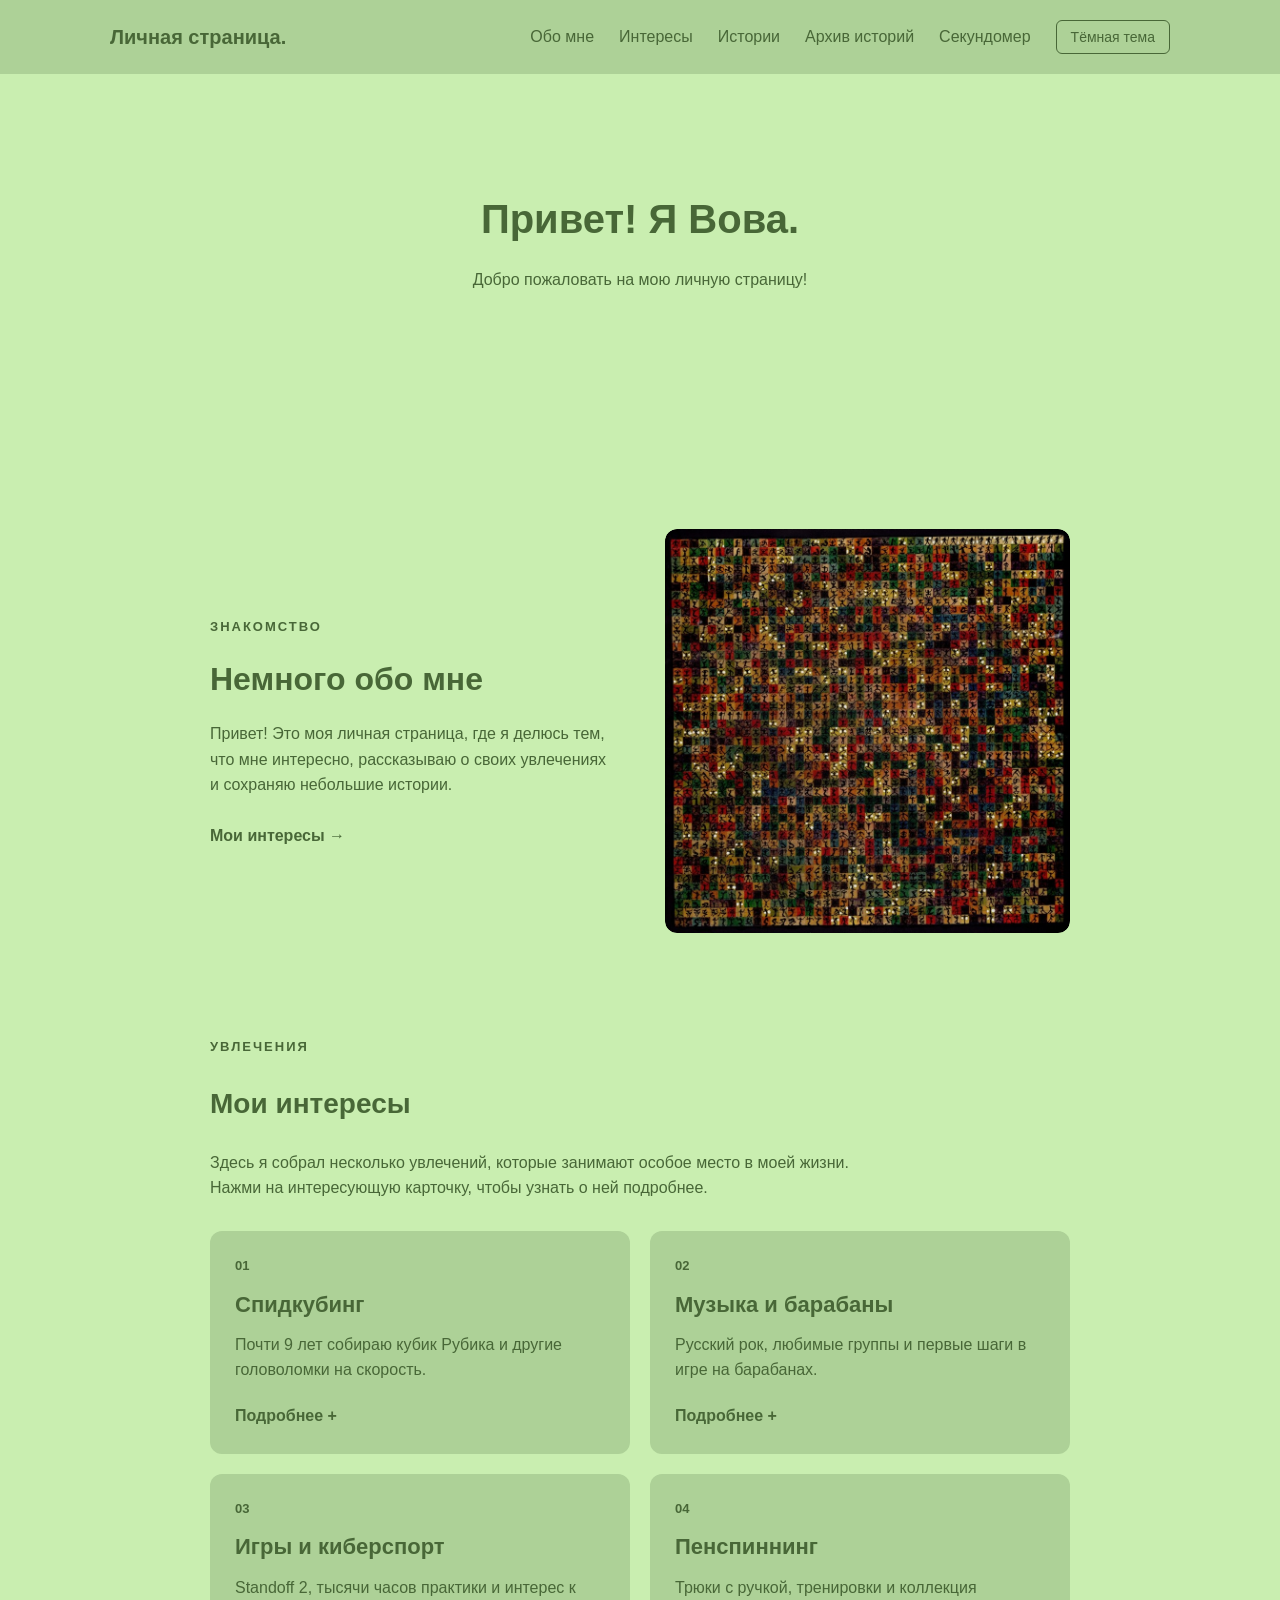
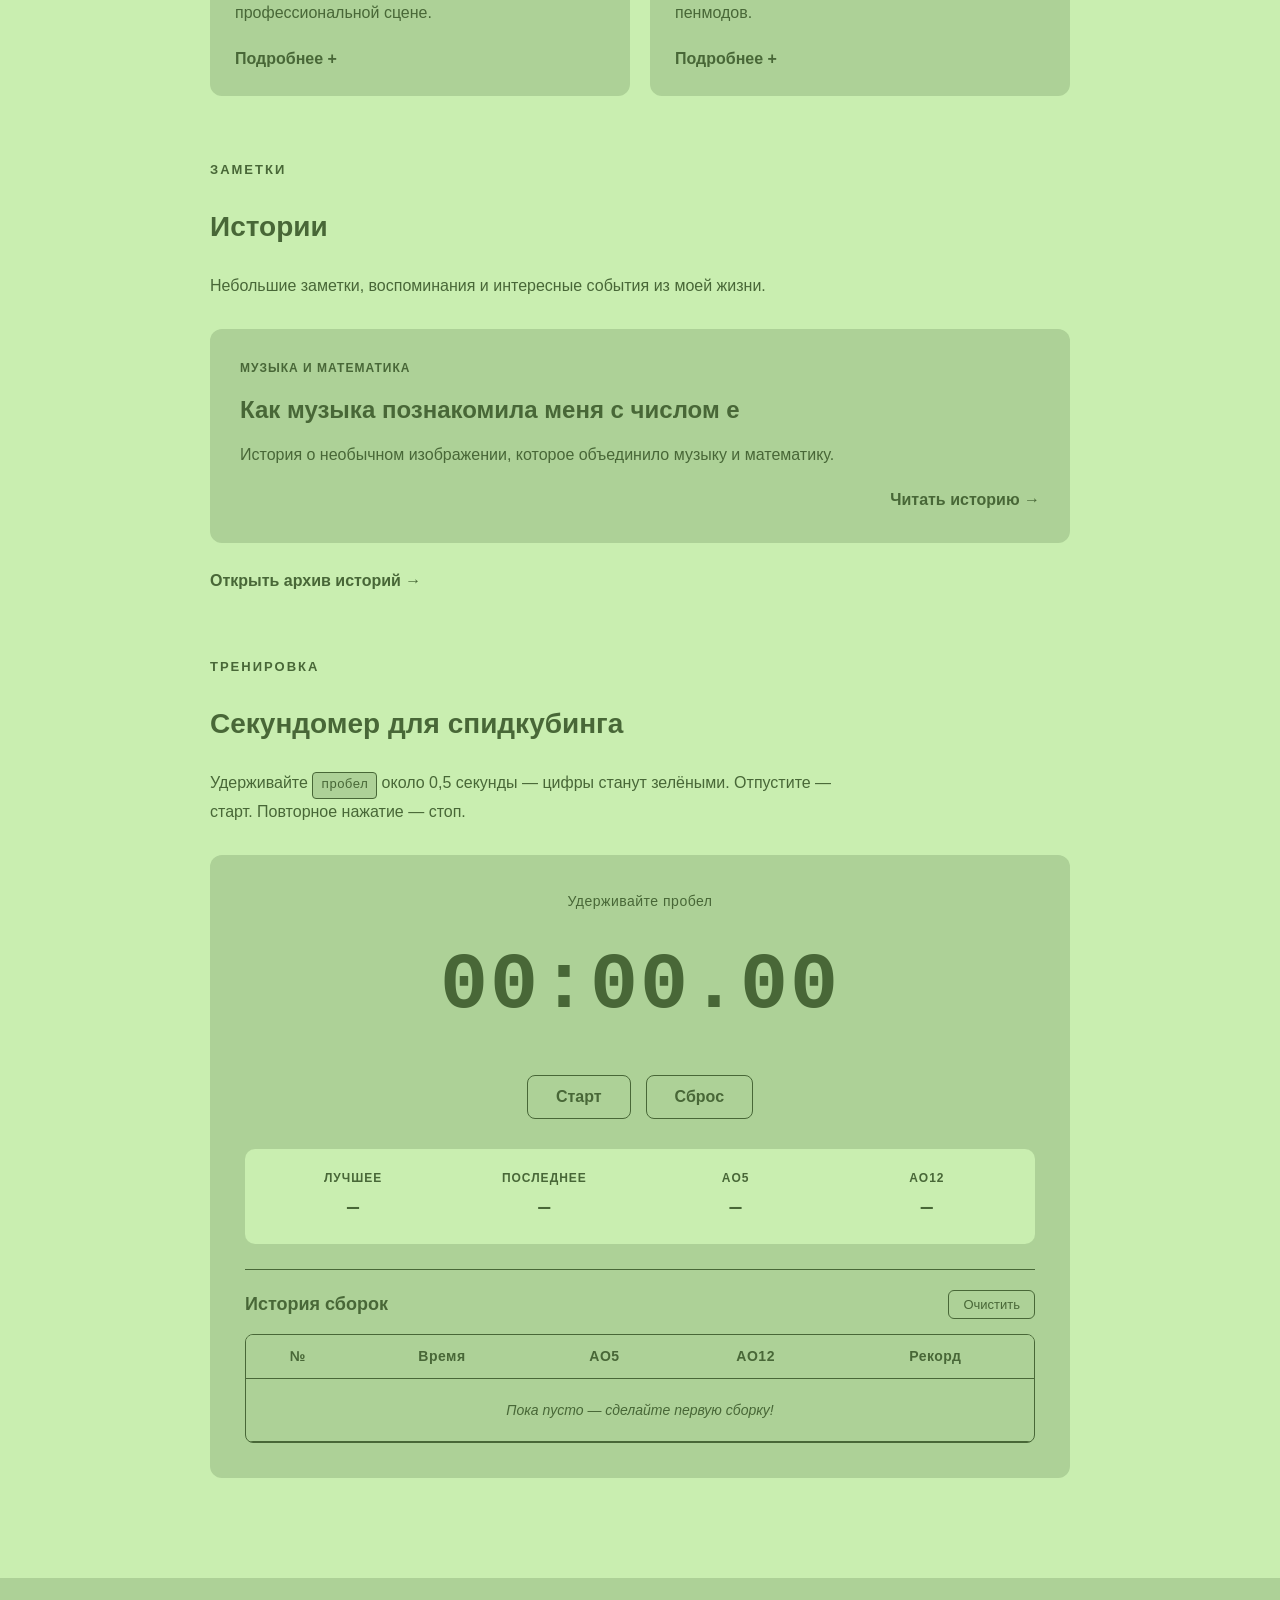
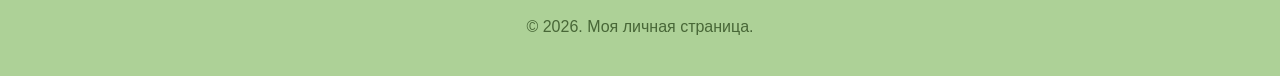
<file: index.html>
<!DOCTYPE html>
<html lang="ru">
<head>
    <meta charset="UTF-8">
    <meta name="viewport" content="width=device-width, initial-scale=1.0">
    <title>Моя личная страница</title>
    <link rel="stylesheet" href="style.css">
</head>
<body>
    <!-- Прогресс-бар скролла -->
    <div class="scroll-progress" id="scroll-progress"></div>

    <header class="site-header">
        <nav class="navbar">
            <a href="#" class="logo">Личная страница.</a>
            <div class="nav-links">
                <a href="#about">Обо мне</a>
                <a href="#interests">Интересы</a>
                <a href="#stories">Истории</a>
                <a href="stories.html">Архив историй</a>
                <a href="#timer">Секундомер</a>
                <button id="theme-toggle">Тёмная тема</button>
            </div>
        </nav>
    </header>

    <section class="hero">
        <h1>Привет! Я Вова.</h1>
        <p>Добро пожаловать на мою личную страницу!</p>
    </section>

    <main>
        <section id="about" class="about-section fade-in">
            <div class="about-text">
                <span class="section-label">ЗНАКОМСТВО</span>
                <h2>Немного обо мне</h2>
                <p>
                    Привет! Это моя личная страница,
                    где я делюсь тем, что мне интересно,
                    рассказываю о своих увлечениях
                    и сохраняю небольшие истории.
                </p>
                <a href="#interests" class="about-link">Мои интересы →</a>
            </div>
            <div class="about-image">
                <img src="images/avatar-v.jpg" alt="Иллюстрация">
            </div>
        </section>

        <section id="interests" class="fade-in">
            <span class="section-label">УВЛЕЧЕНИЯ</span>
            <h2>Мои интересы</h2>
            <p class="interests-intro">
                Здесь я собрал несколько увлечений,
                которые занимают особое место в моей жизни.
                Нажми на интересующую карточку,
                чтобы узнать о ней подробнее.
            </p>
            <div class="interests-grid">
                <details class="interest-card">
                    <summary>
                        <span class="interest-number">01</span>
                        <span class="interest-title">Спидкубинг</span>
                        <span class="interest-short">
                            Почти 9 лет собираю кубик Рубика
                            и другие головоломки на скорость.
                        </span>
                        <span class="interest-more">
                            <span class="more-closed">Подробнее +</span>
                            <span class="more-open">Свернуть −</span>
                        </span>
                    </summary>
                    <div class="interest-details">
                        <p>
                            Спидкубинг — одно из моих главных
                            увлечений. Обычный кубик 3×3
                            я собираю в среднем примерно
                            за 15 секунд.
                        </p>
                        <p>
                            Помимо него, по возможности
                            тренирую ещё девять дисциплин.
                            Также участвую в местных
                            соревнованиях и помогаю
                            в их организации в роли
                            скрамблёра.
                        </p>
                    </div>
                </details>

                <details class="interest-card">
                    <summary>
                        <span class="interest-number">02</span>
                        <span class="interest-title">Музыка и барабаны</span>
                        <span class="interest-short">
                            Русский рок, любимые группы
                            и первые шаги в игре на барабанах.
                        </span>
                        <span class="interest-more">
                            <span class="more-closed">Подробнее +</span>
                            <span class="more-open">Свернуть −</span>
                        </span>
                    </summary>
                    <div class="interest-details">
                        <p>
                            Уже около пяти-шести лет
                            я активно увлекаюсь русским роком.
                            Мне интересно не только слушать
                            музыку, но и изучать дискографии,
                            историю групп, альбомов
                            и отдельных песен.
                        </p>
                        <p>
                            Среди любимых исполнителей —
                            Кино, Наутилус Помпилиус,
                            Би-2, Агата Кристи, Земфира,
                            Сплин и другие.
                        </p>
                        <p>
                            Около полугода назад у меня
                            появилась барабанная установка.
                            Теперь я постепенно учусь
                            самостоятельно исполнять
                            любимые композиции.
                        </p>
                    </div>
                </details>

                <details class="interest-card">
                    <summary>
                        <span class="interest-number">03</span>
                        <span class="interest-title">Игры и киберспорт</span>
                        <span class="interest-short">
                            Standoff 2, тысячи часов практики
                            и интерес к профессиональной сцене.
                        </span>
                        <span class="interest-more">
                            <span class="more-closed">Подробнее +</span>
                            <span class="more-open">Свернуть −</span>
                        </span>
                    </summary>
                    <div class="interest-details">
                        <p>
                            Когда-то я очень активно играл
                            в Standoff 2 и провёл в игре
                            более 2000 часов.
                        </p>
                        <p>
                            За это время я хорошо познакомился
                            с игрой, её историей
                            и профессиональной сценой.
                            Сейчас играю значительно реже,
                            но продолжаю следить за обновлениями
                            и иногда с удовольствием возвращаюсь.
                        </p>
                    </div>
                </details>

                <details class="interest-card">
                    <summary>
                        <span class="interest-number">04</span>
                        <span class="interest-title">Пенспиннинг</span>
                        <span class="interest-short">
                            Трюки с ручкой, тренировки
                            и коллекция пенмодов.
                        </span>
                        <span class="interest-more">
                            <span class="more-closed">Подробнее +</span>
                            <span class="more-open">Свернуть −</span>
                        </span>
                    </summary>
                    <div class="interest-details">
                        <p>
                            Пенспиннингом я увлекаюсь
                            около пяти лет.
                            За это время освоил немало
                            базовых трюков и связок.
                        </p>
                        <p>
                            Отдельный интерес для меня
                            представляют пенмоды —
                            специальные ручки для вращения.
                            Сейчас в моей коллекции 11 модов.
                        </p>
                        <p>
                            В последнее время тренируюсь
                            не так часто, но иногда
                            с удовольствием возвращаюсь
                            к этому занятию.
                        </p>
                    </div>
                </details>
            </div>
        </section>

        <section id="stories" class="fade-in">
            <span class="section-label">ЗАМЕТКИ</span>
            <h2>Истории</h2>
            <p class="stories-intro">
                Небольшие заметки, воспоминания
                и интересные события из моей жизни.
            </p>
            <div class="stories-grid">
                <article class="story-card">
                    <button class="story-button" data-story="music-math">
                        <span class="story-category">МУЗЫКА И МАТЕМАТИКА</span>
                        <span class="story-title">Как музыка познакомила меня с числом e</span>
                        <span class="story-description">
                            История о необычном изображении,
                            которое объединило музыку и математику.
                        </span>
                        <span class="story-read">Читать историю →</span>
                    </button>
                </article>
            </div>
            <p style="margin-top: 25px;">
                <a href="stories.html" class="about-link">Открыть архив историй →</a>
            </p>
        </section>

        <!-- Секундомер для спидкубинга -->
        <section id="timer" class="fade-in">
            <span class="section-label">ТРЕНИРОВКА</span>
            <h2>Секундомер для спидкубинга</h2>
            <p class="stories-intro">
                Удерживайте <kbd>пробел</kbd> около 0,5 секунды —
                цифры станут зелёными. Отпустите — старт.
                Повторное нажатие — стоп.
            </p>
            <div class="timer-box">
                <div class="timer-hint" id="timer-hint">Удерживайте пробел</div>
                <div class="timer-display" id="timer-display">00:00.00</div>
                <div class="timer-controls">
                    <button class="timer-btn" id="timer-start">Старт</button>
                    <button class="timer-btn" id="timer-reset">Сброс</button>
            </div>

        <div class="timer-stats">
            <div class="timer-stat">
                <span class="timer-stat-label">Лучшее</span>
                <span class="timer-stat-value" id="stat-best">—</span>
            </div>
            <div class="timer-stat">
                <span class="timer-stat-label">Последнее</span>
                <span class="timer-stat-value" id="stat-last">—</span>
            </div>
            <div class="timer-stat">
                <span class="timer-stat-label">AO5</span>
                <span class="timer-stat-value" id="stat-ao5">—</span>
            </div>
            <div class="timer-stat">
                <span class="timer-stat-label">AO12</span>
                <span class="timer-stat-value" id="stat-ao12">—</span>
            </div>
        </div>

        <div class="timer-history">
            <div class="timer-history-header">
                <h3>История сборок</h3>
                <button class="timer-btn-small" id="timer-clear">Очистить</button>
            </div>
            <div class="timer-table-wrap">
                <table class="timer-table">
                    <thead>
                        <tr>
                            <th>№</th>
                            <th>Время</th>
                            <th>AO5</th>
                            <th>AO12</th>
                            <th>Рекорд</th>
                        </tr>
                    </thead>
                    <tbody id="timer-history-body">
                        <tr class="timer-empty-row">
                            <td colspan="5">Пока пусто — сделайте первую сборку!</td>
                        </tr>
                    </tbody>
                </table>
            </div>
        </div>
    </div>
</section>
    </main>

    <!-- Модальное окно истории -->
    <dialog id="story-dialog" class="story-dialog">
        <div class="story-dialog-content">
            <button class="story-close" aria-label="Закрыть">×</button>
            <span class="story-category" id="dialog-category">МУЗЫКА И МАТЕМАТИКА</span>
            <h2 id="dialog-title">Как музыка познакомила меня с числом e</h2>
            <div id="dialog-body">
                <p>
                    Однажды мне встретилось необычное изображение,
                    состоящее из множества разноцветных квадратов.
                    Позже я узнал, что это визуализация цифр числа e.
                </p>
                <p>
                    Особенно интересно, что впервые я обратил
                    на неё внимание благодаря музыке.
                </p>
            </div>
        </div>
    </dialog>

    <!-- Кнопка "Наверх" -->
    <button class="scroll-top" id="scroll-top" aria-label="Наверх">↑</button>

    <footer>
        <p>© 2026. Моя личная страница.</p>
    </footer>

    <script src="script.js"></script>
</body>
</html>
</file>
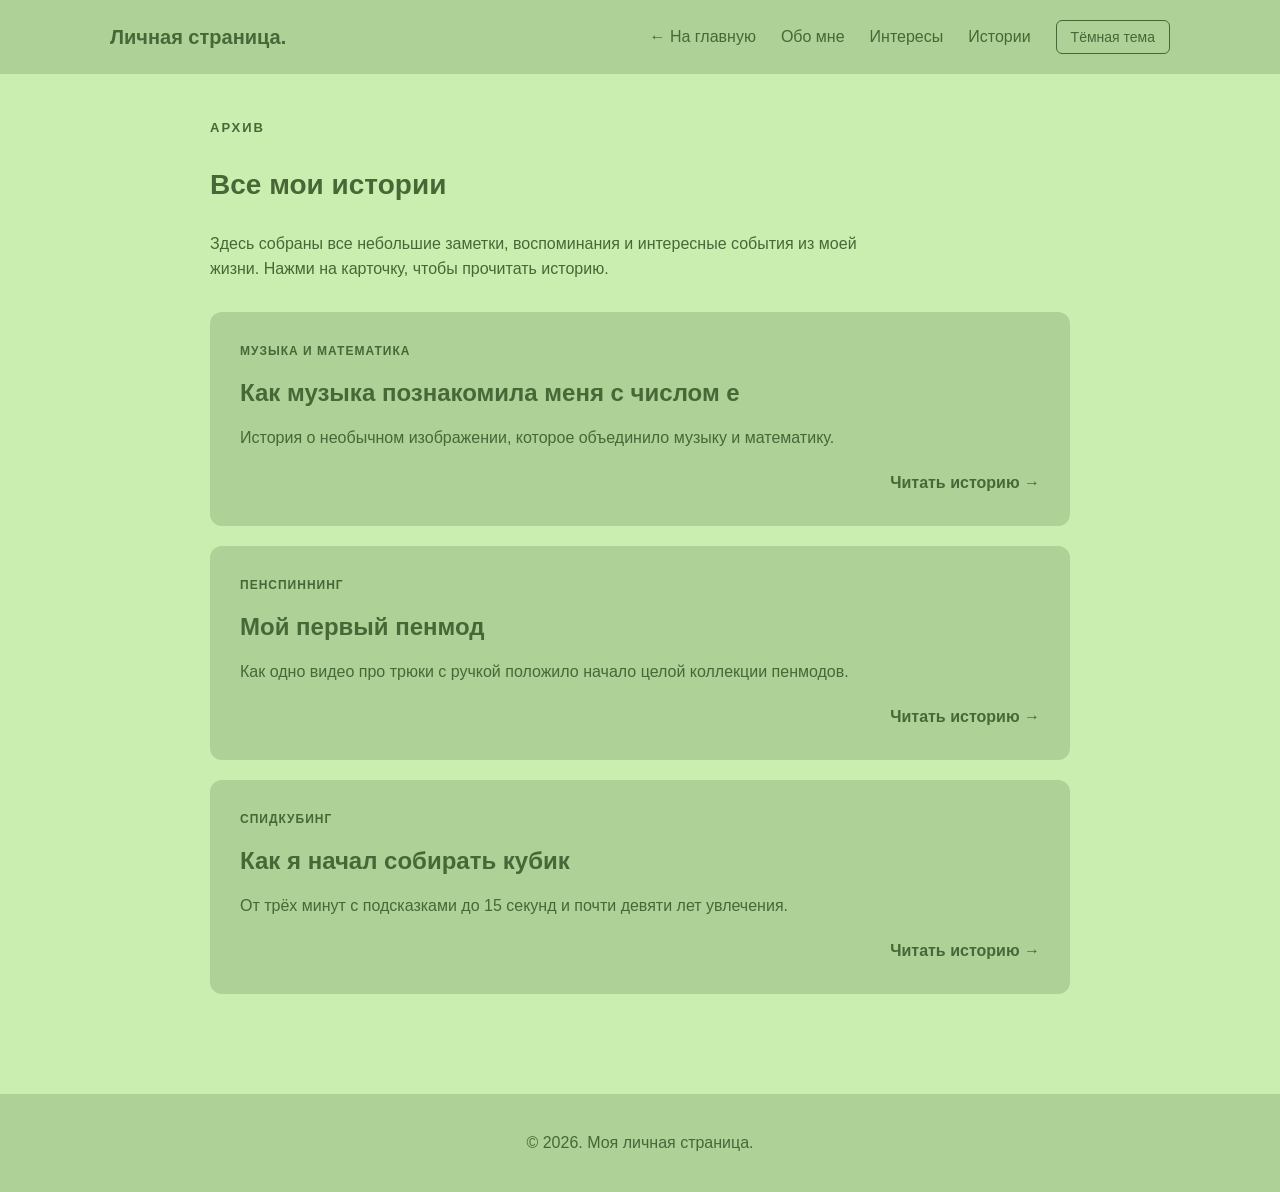
<file: stories.html>
<!DOCTYPE html>
<html lang="ru">
<head>
    <meta charset="UTF-8">
    <meta name="viewport" content="width=device-width, initial-scale=1.0">
    <title>Архив историй — Моя личная страница</title>
    <link rel="stylesheet" href="style.css">
</head>
<body>
    <div class="scroll-progress" id="scroll-progress"></div>

    <header class="site-header">
        <nav class="navbar">
            <a href="index.html" class="logo">Личная страница.</a>
            <div class="nav-links">
                <a href="index.html">← На главную</a>
                <a href="index.html#about">Обо мне</a>
                <a href="index.html#interests">Интересы</a>
                <a href="index.html#stories">Истории</a>
                <button id="theme-toggle">Тёмная тема</button>
            </div>
        </nav>
    </header>

    <main>
        <section class="fade-in">
            <span class="section-label">АРХИВ</span>
            <h2>Все мои истории</h2>
            <p class="stories-intro">
                Здесь собраны все небольшие заметки, воспоминания
                и интересные события из моей жизни.
                Нажми на карточку, чтобы прочитать историю.
            </p>

            <div class="stories-grid">
                <article class="story-card">
                    <button class="story-button" data-story="music-math">
                        <span class="story-category">МУЗЫКА И МАТЕМАТИКА</span>
                        <span class="story-title">Как музыка познакомила меня с числом e</span>
                        <span class="story-description">
                            История о необычном изображении,
                            которое объединило музыку и математику.
                        </span>
                        <span class="story-read">Читать историю →</span>
                    </button>
                </article>

                <article class="story-card">
                    <button class="story-button" data-story="first-penmod">
                        <span class="story-category">ПЕНСПИННИНГ</span>
                        <span class="story-title">Мой первый пенмод</span>
                        <span class="story-description">
                            Как одно видео про трюки с ручкой положило
                            начало целой коллекции пенмодов.
                        </span>
                        <span class="story-read">Читать историю →</span>
                    </button>
                </article>

                <article class="story-card">
                    <button class="story-button" data-story="first-cube">
                        <span class="story-category">СПИДКУБИНГ</span>
                        <span class="story-title">Как я начал собирать кубик</span>
                        <span class="story-description">
                            От трёх минут с подсказками до 15
                            секунд и почти девяти лет увлечения.
                        </span>
                        <span class="story-read">Читать историю →</span>
                    </button>
                </article>
            </div>
        </section>
    </main>

    <dialog id="story-dialog" class="story-dialog">
        <div class="story-dialog-content">
            <button class="story-close" aria-label="Закрыть">×</button>
            <span class="story-category" id="dialog-category"></span>
            <h2 id="dialog-title"></h2>
            <div id="dialog-body"></div>
        </div>
    </dialog>

    <button class="scroll-top" id="scroll-top" aria-label="Наверх">↑</button>

    <footer>
        <p>© 2026. Моя личная страница.</p>
    </footer>

    <script src="script.js"></script>
</body>
</html>
</file>
<file: style.css>
/* ===== Цветовые темы ===== */
:root {
    --bg-color: #C9EEB0;
    --text-color: #486737;
    --secondary-text: #486737;
    --header-color: #ADD197;
    --link-hover: #314E23;
    --accent-color: #486737;
}

:root[data-theme="dark"] {
    --bg-color: #314E23;
    --text-color: #C9EEB0;
    --secondary-text: #ADD197;
    --header-color: #3E5D30;
    --link-hover: #FFFFFF;
    --accent-color: #ADD197;
}

* {
    box-sizing: border-box;
}

html {
    scroll-behavior: smooth;
    interpolate-size: allow-keywords;
}

body {
    margin: 0;
    font-family: Arial, sans-serif;
    background-color: var(--bg-color);
    color: var(--text-color);
    line-height: 1.6;
}

body,
.site-header,
footer,
#theme-toggle {
    transition:
        background-color 0.3s ease,
        color 0.3s ease,
        border-color 0.3s ease;
}

.logo,
.nav-links a,
.about-text p,
.about-link,
.section-label,
.interests-intro,
.interest-number,
.interest-title,
.interest-short,
.interest-more,
.interest-details {
    transition: color 0.3s ease;
}

/* ===== Прогресс-бар скролла ===== */
.scroll-progress {
    position: fixed;
    top: 0;
    left: 0;
    height: 3px;
    width: 0%;
    background: linear-gradient(90deg, var(--accent-color), var(--link-hover));
    z-index: 1000;
    transition: width 0.1s ease-out;
}

/* ===== Кнопка "Наверх" ===== */
.scroll-top {
    position: fixed;
    bottom: 30px;
    right: 30px;
    width: 48px;
    height: 48px;
    border: 1px solid var(--accent-color);
    border-radius: 50%;
    background-color: var(--header-color);
    color: var(--text-color);
    font-size: 22px;
    cursor: pointer;
    opacity: 0;
    pointer-events: none;
    transform: translateY(10px);
    transition: opacity 0.3s ease, transform 0.3s ease, background-color 0.3s ease;
    z-index: 999;
}
.scroll-top.visible {
    opacity: 1;
    pointer-events: auto;
    transform: translateY(0);
}
.scroll-top:hover {
    background-color: var(--accent-color);
    color: var(--bg-color);
}

/* ===== Плавное появление секций ===== */
.fade-in {
    opacity: 0;
    transform: translateY(30px);
    transition: opacity 0.7s ease-out, transform 0.7s ease-out;
}
.fade-in.visible {
    opacity: 1;
    transform: translateY(0);
}

/* ===== Шапка и навигация ===== */
.site-header {
    background-color: var(--header-color);
}
.navbar {
    max-width: 1100px;
    margin: 0 auto;
    padding: 20px;
    display: flex;
    justify-content: space-between;
    align-items: center;
    gap: 20px;
}
.logo {
    font-size: 20px;
    font-weight: bold;
    color: var(--text-color);
    text-decoration: none;
}
.nav-links {
    display: flex;
    align-items: center;
    gap: 25px;
    flex-wrap: wrap;
}
.nav-links a {
    color: var(--secondary-text);
    text-decoration: none;
}
.nav-links a:hover {
    color: var(--link-hover);
}
#theme-toggle {
    padding: 8px 14px;
    border: 1px solid var(--secondary-text);
    border-radius: 6px;
    background-color: transparent;
    color: var(--text-color);
    font-family: inherit;
    font-size: 14px;
    cursor: pointer;
}
#theme-toggle:hover {
    background-color: var(--bg-color);
}

.hero {
    text-align: center;
    padding: 80px 20px;
}
.hero h1 {
    font-size: 40px;
    margin-bottom: 10px;
}

main {
    max-width: 900px;
    margin: 0 auto;
    padding: 40px 20px;
}
section {
    margin-bottom: 60px;
}
h2 {
    font-size: 28px;
}

/* ===== Обо мне ===== */
.about-section {
    display: grid;
    grid-template-columns: 1fr 1fr;
    align-items: center;
    gap: 50px;
    padding: 40px 0;
}
.section-label {
    font-size: 13px;
    font-weight: bold;
    letter-spacing: 2px;
    color: var(--accent-color);
}
.about-text h2 {
    font-size: 32px;
    margin: 15px 0;
}
.about-text p {
    color: var(--secondary-text);
    margin-bottom: 25px;
}
.about-link {
    display: inline-block;
    color: var(--accent-color);
    font-weight: bold;
    text-decoration: none;
}
.about-link:hover {
    text-decoration: underline;
}
.about-image {
    width: 100%;
    border-radius: 12px;
    overflow: hidden;
}
.about-image img {
    display: block;
    width: 100%;
    height: auto;
    border-radius: 12px;
}

/* ===== Интересы ===== */
.interests-intro {
    max-width: 650px;
    margin-bottom: 30px;
    color: var(--secondary-text);
}
.interests-grid {
    display: grid;
    grid-template-columns: repeat(2, minmax(0, 1fr));
    gap: 20px;
    align-items: start;
}
.interest-card {
    min-width: 0;
    border-radius: 12px;
    background-color: var(--header-color);
    overflow: hidden;
    transition:
        transform 0.2s ease,
        box-shadow 0.2s ease,
        background-color 0.3s ease,
        color 0.3s ease;
}
.interest-card:hover {
    transform: translateY(-4px);
    box-shadow: 0 6px 18px rgba(0, 0, 0, 0.12);
}
.interest-card summary {
    display: flex;
    flex-direction: column;
    gap: 10px;
    padding: 25px;
    cursor: pointer;
    list-style: none;
}
.interest-card summary::-webkit-details-marker {
    display: none;
}
.interest-number {
    font-size: 13px;
    font-weight: bold;
    color: var(--accent-color);
}
.interest-title {
    font-size: 22px;
    font-weight: bold;
    color: var(--text-color);
}
.interest-short {
    color: var(--secondary-text);
}
.interest-more {
    margin-top: 10px;
    font-weight: bold;
    color: var(--accent-color);
}
.more-open {
    display: none;
}
.interest-card[open] .more-closed {
    display: none;
}
.interest-card[open] .more-open {
    display: inline;
}
.interest-details {
    padding: 0 25px 25px;
    color: var(--secondary-text);
}
.interest-details p {
    margin-top: 0;
}
.interest-details p:last-child {
    margin-bottom: 0;
}
.interest-card summary:focus-visible {
    outline: 3px solid var(--accent-color);
    outline-offset: -3px;
}
.interest-card:hover .interest-more {
    text-decoration: underline;
}
.interest-card[open] {
    outline: 2px solid var(--accent-color);
    outline-offset: -2px;
}
.interest-card::details-content {
    height: 0;
    overflow: hidden;
    transition:
        height 0.35s ease,
        content-visibility 0.35s allow-discrete;
}
.interest-card[open]::details-content {
    height: auto;
}
.interest-card[open] .interest-details {
    cursor: pointer;
}

/* ===== Истории ===== */
.stories-intro {
    max-width: 650px;
    margin-bottom: 30px;
    color: var(--secondary-text);
}
.stories-grid {
    display: grid;
    grid-template-columns: 1fr;
    gap: 20px;
}
.story-card {
    border-radius: 12px;
    background-color: var(--header-color);
    overflow: hidden;
    transition:
        transform 0.2s ease,
        box-shadow 0.2s ease,
        background-color 0.3s ease;
}
.story-card:hover {
    transform: translateY(-4px);
    box-shadow: 0 6px 18px rgba(0, 0, 0, 0.12);
}
.story-button {
    display: flex;
    flex-direction: column;
    align-items: flex-start;
    gap: 15px;
    width: 100%;
    padding: 30px;
    border: none;
    background: none;
    color: var(--text-color);
    font: inherit;
    text-align: left;
    cursor: pointer;
}
.story-title {
    display: block;
    font-size: 24px;
    font-weight: bold;
    line-height: 1.4;
}
.story-description {
    display: block;
    color: var(--secondary-text);
}
.story-read {
    display: block;
    align-self: flex-end;
    margin-top: 5px;
    color: var(--accent-color);
    font-weight: bold;
}
.story-card:hover .story-read {
    text-decoration: underline;
}
.story-category {
    font-size: 12px;
    font-weight: bold;
    letter-spacing: 1px;
    color: var(--accent-color);
}

/* ===== Модальное окно ===== */
.story-dialog {
    width: min(600px, calc(100% - 40px));
    max-height: 85vh;
    padding: 0;
    border: none;
    border-radius: 12px;
    background-color: var(--bg-color);
    color: var(--text-color);
    box-shadow: 0 15px 50px rgba(0, 0, 0, 0.25);
}
.story-dialog::backdrop {
    background-color: rgba(0, 0, 0, 0.6);
}
.story-dialog-content {
    position: relative;
    padding: 35px;
}
.story-dialog h2 {
    margin: 15px 0 20px;
    font-size: 28px;
}
.story-dialog p {
    color: var(--secondary-text);
}
.story-dialog[open] {
    animation: dialog-appear 0.3s ease-out;
}
@keyframes dialog-appear {
    from { opacity: 0; transform: translateY(15px) scale(0.98); }
    to { opacity: 1; transform: translateY(0) scale(1); }
}
.story-dialog[open]::backdrop {
    animation: backdrop-appear 0.3s ease-out;
}
@keyframes backdrop-appear {
    from { background-color: rgba(0, 0, 0, 0); }
    to { background-color: rgba(0, 0, 0, 0.6); }
}
.story-close {
    position: absolute;
    top: 15px;
    right: 20px;
    border: none;
    background: none;
    color: var(--text-color);
    font-size: 30px;
    line-height: 1;
    cursor: pointer;
}
.story-close:hover {
    color: var(--link-hover);
}
.story-close:focus-visible {
    outline: 3px solid var(--accent-color);
    outline-offset: 4px;
}
.story-button:focus-visible {
    outline: 3px solid var(--accent-color);
    outline-offset: -3px;
}
.story-dialog[open].closing {
    animation: dialog-disappear 0.3s ease-in forwards;
}
.story-dialog[open].closing::backdrop {
    animation: backdrop-disappear 0.3s ease-in forwards;
}
@keyframes dialog-disappear {
    from { opacity: 1; transform: translateY(0) scale(1); }
    to { opacity: 0; transform: translateY(15px) scale(0.98); }
}
@keyframes backdrop-disappear {
    from { background-color: rgba(0, 0, 0, 0.6); }
    to { background-color: rgba(0, 0, 0, 0); }
}

/* ===== Секундомер ===== */
.timer-box {
    background-color: var(--header-color);
    border-radius: 12px;
    padding: 35px;
    text-align: center;
}
.timer-hint {
    font-size: 14px;
    color: var(--secondary-text);
    margin-bottom: 10px;
    min-height: 20px;
    letter-spacing: 0.5px;
}
.timer-display {
    font-size: 80px;
    font-weight: bold;
    font-variant-numeric: tabular-nums;
    letter-spacing: 2px;
    color: var(--text-color);
    margin-bottom: 25px;
    font-family: 'Courier New', monospace;
    user-select: none;
    transition: color 0.15s ease;
    min-height: 1.2em;
}
.timer-display.state-holding {
    color: var(--secondary-text);
    opacity: 0.6;
}
.timer-display.state-ready {
    color: #22c55e;
}
.timer-display.state-running {
    color: #ef4444;
}
:root[data-theme="dark"] .timer-display.state-ready {
    color: #4ade80;
}
:root[data-theme="dark"] .timer-display.state-running {
    color: #f87171;
}
.timer-controls {
    display: flex;
    gap: 15px;
    justify-content: center;
    margin-bottom: 30px;
}
.timer-btn {
    padding: 12px 28px;
    border: 1px solid var(--accent-color);
    border-radius: 8px;
    background-color: transparent;
    color: var(--text-color);
    font-family: inherit;
    font-size: 16px;
    font-weight: bold;
    cursor: pointer;
    transition: background-color 0.2s ease, color 0.2s ease;
}
.timer-btn:hover {
    background-color: var(--accent-color);
    color: var(--bg-color);
}
.timer-btn-small {
    padding: 6px 14px;
    border: 1px solid var(--accent-color);
    border-radius: 6px;
    background-color: transparent;
    color: var(--text-color);
    font-family: inherit;
    font-size: 13px;
    cursor: pointer;
    transition: background-color 0.2s ease, color 0.2s ease;
}
.timer-btn-small:hover {
    background-color: var(--accent-color);
    color: var(--bg-color);
}
.timer-stats {
    display: grid;
    grid-template-columns: repeat(4, 1fr);
    gap: 15px;
    padding: 20px;
    background-color: var(--bg-color);
    border-radius: 10px;
    margin-bottom: 25px;
}
.timer-stat {
    display: flex;
    flex-direction: column;
    gap: 4px;
}
.timer-stat-label {
    font-size: 12px;
    font-weight: bold;
    letter-spacing: 1px;
    color: var(--secondary-text);
    text-transform: uppercase;
}
.timer-stat-value {
    font-size: 20px;
    font-weight: bold;
    font-variant-numeric: tabular-nums;
    font-family: 'Courier New', monospace;
    color: var(--text-color);
}
.timer-history {
    text-align: left;
    border-top: 1px solid var(--accent-color);
    padding-top: 20px;
}
.timer-history-header {
    display: flex;
    justify-content: space-between;
    align-items: center;
    margin-bottom: 15px;
}
.timer-history-header h3 {
    font-size: 18px;
    margin: 0;
    color: var(--text-color);
}
.timer-table-wrap {
    max-height: 420px;
    overflow-y: auto;
    border-radius: 8px;
    border: 1px solid var(--accent-color);
}
.timer-table {
    width: 100%;
    border-collapse: collapse;
    font-variant-numeric: tabular-nums;
    font-family: 'Courier New', monospace;
}
.timer-table thead {
    position: sticky;
    top: 0;
    background-color: var(--header-color);
    z-index: 1;
}
.timer-table th,
.timer-table td {
    padding: 10px 12px;
    text-align: center;
    border-bottom: 1px solid var(--accent-color);
    font-size: 14px;
}
.timer-table th {
    font-family: Arial, sans-serif;
    font-weight: bold;
    color: var(--text-color);
    letter-spacing: 0.5px;
}
.timer-table td {
    color: var(--secondary-text);
}
.timer-table tbody tr:hover {
    background-color: var(--header-color);
}
.timer-table .pb-mark {
    color: #f59e0b;
    font-weight: bold;
    font-size: 16px;
}
:root[data-theme="dark"] .timer-table .pb-mark {
    color: #fbbf24;
}
.timer-empty-row td {
    text-align: center;
    font-style: italic;
    font-family: Arial, sans-serif;
    padding: 20px;
    color: var(--secondary-text);
}
.timer-table-wrap::-webkit-scrollbar {
    width: 8px;
}
.timer-table-wrap::-webkit-scrollbar-track {
    background: var(--bg-color);
}
.timer-table-wrap::-webkit-scrollbar-thumb {
    background: var(--accent-color);
    border-radius: 4px;
}
kbd {
    display: inline-block;
    padding: 2px 8px;
    border: 1px solid var(--accent-color);
    border-radius: 4px;
    background-color: var(--header-color);
    font-family: 'Courier New', monospace;
    font-size: 13px;
    color: var(--text-color);
}

footer {
    text-align: center;
    padding: 20px;
    background-color: var(--header-color);
}

/* ===== Адаптивность ===== */
@media (max-width: 600px) {
    .navbar {
        flex-direction: column;
    }
    .nav-links {
        gap: 15px;
        flex-wrap: wrap;
        justify-content: center;
    }
    .hero {
        padding: 50px 20px;
    }
    .hero h1 {
        font-size: 30px;
    }
    .about-section {
        grid-template-columns: 1fr;
        gap: 25px;
        padding: 20px 0;
    }
    .about-text h2 {
        font-size: 26px;
    }
    .interests-grid {
        grid-template-columns: 1fr;
    }
    .interest-card summary {
        padding: 20px;
    }
    .interest-details {
        padding: 0 20px 20px;
    }
    .interest-title {
        font-size: 20px;
    }
    .story-button {
        padding: 22px;
    }
    .story-title {
        font-size: 21px;
    }
    .story-dialog-content {
        padding: 25px;
    }
    .story-dialog h2 {
        font-size: 24px;
    }
    .timer-display {
        font-size: 52px;
    }
    .timer-box {
        padding: 25px;
    }
    .timer-stats {
        grid-template-columns: repeat(2, 1fr);
        gap: 12px;
        padding: 15px;
    }
    .timer-stat-value {
        font-size: 17px;
    }
    .timer-table th,
    .timer-table td {
        padding: 8px 6px;
        font-size: 12px;
    }
    .scroll-top {
        bottom: 20px;
        right: 20px;
        width: 42px;
        height: 42px;
    }
}

@media (prefers-reduced-motion: reduce) {
    html {
        scroll-behavior: auto;
    }
    .fade-in {
        opacity: 1;
        transform: none;
        transition: none;
    }
    .scroll-progress {
        transition: none;
    }
    .scroll-top {
        transition: none;
    }
    .interest-card,
    .interest-card::details-content,
    body,
    .site-header,
    footer,
    #theme-toggle,
    .logo,
    .nav-links a,
    .about-text p,
    .about-link,
    .section-label,
    .interests-intro,
    .interest-number,
    .interest-title,
    .interest-short,
    .interest-more,
    .interest-details,
    .story-button,
    .story-category,
    .story-description,
    .story-read {
        transition: none;
    }
    .interest-card:hover {
        transform: none;
    }
    .story-card {
        transition: none;
    }
    .story-card:hover {
        transform: none;
    }
    .story-dialog[open],
    .story-dialog[open]::backdrop {
        animation: none;
    }
    .story-dialog[open].closing,
    .story-dialog[open].closing::backdrop {
        animation: none;
    }
}
</file>
